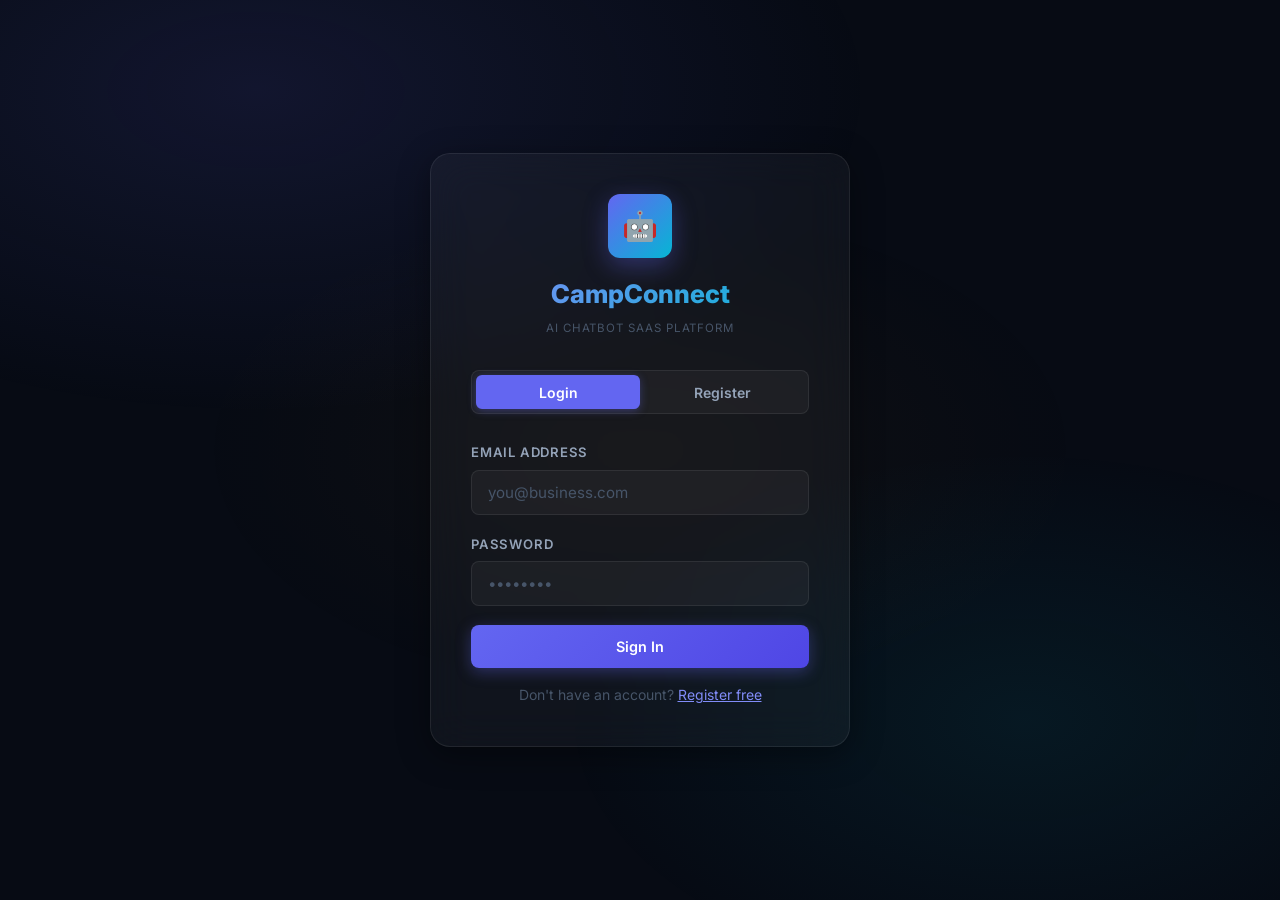
<file: static/dashboard.html>
<!DOCTYPE html>
<html lang="en">
<head>
  <meta charset="UTF-8" />
  <meta name="viewport" content="width=device-width, initial-scale=1.0" />
  <title>CampConnect — Dashboard</title>
  <meta name="description" content="CampConnect SaaS Admin Dashboard — manage documents and test your AI chatbot." />
  <link rel="stylesheet" href="/static/css/style.css" />
</head>
<body>

  <div id="toast-container"></div>

  <!-- ═══ SIDEBAR ═══ -->
  <aside class="sidebar">
    <div class="sidebar-logo">
      <div style="display:flex;align-items:center;gap:0.6rem;">
        <div style="width:36px;height:36px;background:linear-gradient(135deg,#6366f1,#06b6d4);border-radius:8px;display:flex;align-items:center;justify-content:center;font-size:1.1rem;flex-shrink:0;">🤖</div>
        <div>
          <div class="logo-text">CampConnect</div>
          <div class="logo-sub">SaaS Platform</div>
        </div>
      </div>
    </div>

    <nav class="sidebar-nav">
      <div class="section-title" style="font-size:0.68rem;padding:0 0.4rem;margin-bottom:0.5rem;">Navigation</div>

      <a class="nav-item active" id="nav-overview" onclick="showSection('overview')" href="#">
        <span class="nav-icon">📊</span> Overview
      </a>
      <a class="nav-item" id="nav-documents" onclick="showSection('documents')" href="#">
        <span class="nav-icon">📄</span> Documents
      </a>
      <a class="nav-item" id="nav-chat" onclick="showSection('chat')" href="#">
        <span class="nav-icon">💬</span> Test Chatbot
      </a>
      <a class="nav-item" id="nav-embed" onclick="showSection('embed')" href="#">
        <span class="nav-icon">🔗</span> Embed Widget
      </a>
    </nav>

    <div class="sidebar-footer">
      <div class="card" style="padding:0.9rem;margin-bottom:0.75rem;">
        <div class="text-xs text-muted mb-1" style="margin-bottom:0.25rem;">Logged in as</div>
        <div class="font-bold text-sm truncate" id="sidebar-business">—</div>
        <div class="text-xs text-muted truncate" id="sidebar-client-id" style="margin-top:0.1rem;font-family:'JetBrains Mono',monospace;"></div>
      </div>
      <button class="btn btn-ghost w-full" id="logout-btn" onclick="logout()" style="justify-content:center;">
        🚪 Sign Out
      </button>
    </div>
  </aside>

  <!-- ═══ MAIN CONTENT ═══ -->
  <main class="main-content">

    <!-- ── OVERVIEW SECTION ── -->
    <section id="section-overview">
      <div class="page-header">
        <h1 class="page-title">Dashboard Overview</h1>
        <p class="page-subtitle">Your AI chatbot platform at a glance</p>
      </div>

      <!-- Stats Grid -->
      <div class="stats-grid">
        <div class="card stat-card">
          <div class="stat-icon indigo">📄</div>
          <div>
            <div class="stat-value" id="stat-docs">—</div>
            <div class="stat-label">Documents Uploaded</div>
          </div>
        </div>
        <div class="card stat-card">
          <div class="stat-icon cyan">💬</div>
          <div>
            <div class="stat-value" id="stat-queries">—</div>
            <div class="stat-label">Total Queries Answered</div>
          </div>
        </div>
        <div class="card stat-card">
          <div class="stat-icon emerald">✅</div>
          <div>
            <div class="stat-value" id="stat-status">—</div>
            <div class="stat-label">Chatbot Status</div>
          </div>
        </div>
        <div class="card stat-card">
          <div class="stat-icon amber">🏢</div>
          <div>
            <div class="stat-value" id="stat-business-short">—</div>
            <div class="stat-label">Business Account</div>
          </div>
        </div>
      </div>

      <!-- Quick Actions -->
      <div class="content-grid">
        <div class="card">
          <div class="section-title">⚡ Quick Upload</div>
          <div class="upload-zone" id="quick-upload-zone">
            <input type="file" accept=".pdf" id="quick-file-input" onchange="quickUpload(this)" />
            <div class="upload-icon">📤</div>
            <div class="upload-text"><strong>Click or drag</strong> a PDF to upload</div>
            <div class="text-xs text-muted mt-1">Your document will be instantly embedded</div>
          </div>
          <div class="progress-bar hidden" id="quick-progress-bar">
            <div class="progress-fill" id="quick-progress-fill"></div>
          </div>
          <div id="quick-upload-status" class="text-sm text-muted mt-3"></div>
        </div>

        <div class="card">
          <div class="section-title">🧪 Quick Test</div>
          <p class="text-sm text-secondary" style="margin-bottom:1rem;">Ask a quick question to test your chatbot with the uploaded documents.</p>
          <div class="form-group">
            <input class="input" type="text" id="quick-question" placeholder="What topics are covered in the documents?" />
          </div>
          <button class="btn btn-primary" id="quick-ask-btn" onclick="quickAsk()" style="width:100%;justify-content:center;">
            🔍 Ask Question
          </button>
          <div id="quick-answer" class="card" style="margin-top:1rem;display:none;background:rgba(99,102,241,0.06);border-color:rgba(99,102,241,0.2);">
            <div class="text-sm" id="quick-answer-text"></div>
            <div class="text-xs text-muted mt-1" id="quick-answer-source"></div>
          </div>
        </div>
      </div>
    </section>

    <!-- ── DOCUMENTS SECTION ── -->
    <section id="section-documents" class="hidden">
      <div class="page-header flex justify-between items-center">
        <div>
          <h1 class="page-title">Documents</h1>
          <p class="page-subtitle">Manage your uploaded PDF knowledge base</p>
        </div>
        <button class="btn btn-primary" onclick="document.getElementById('doc-file-input').click()">
          ➕ Upload PDF
        </button>
        <input type="file" accept=".pdf" id="doc-file-input" class="hidden" onchange="uploadDocument(this)" />
      </div>

      <div class="card" style="margin-bottom:1.5rem;">
        <div class="section-title">📤 Upload New Document</div>
        <div class="upload-zone" id="doc-upload-zone">
          <input type="file" accept=".pdf" id="doc-upload-input" onchange="uploadDocument(this)" />
          <div class="upload-icon">📑</div>
          <div class="upload-text"><strong>Click or drag & drop</strong> PDF files here</div>
          <div class="text-xs text-muted mt-1">Supports single and multiple uploads</div>
        </div>
        <div class="progress-bar hidden" id="doc-progress-bar" style="margin-top:0.75rem;">
          <div class="progress-fill" id="doc-progress-fill"></div>
        </div>
        <div id="doc-upload-status" class="text-sm mt-3"></div>
      </div>

      <div class="card">
        <div class="section-title">📚 Uploaded Documents</div>
        <div id="doc-list">
          <div class="text-sm text-muted" style="text-align:center;padding:2rem;">Loading documents…</div>
        </div>
      </div>
    </section>

    <!-- ── CHAT SECTION ── -->
    <section id="section-chat" class="hidden">
      <div class="page-header">
        <h1 class="page-title">Test Your Chatbot</h1>
        <p class="page-subtitle">Chat with your AI in real-time using your uploaded documents</p>
      </div>

      <div class="card" style="max-width:760px;">
        <div class="flex justify-between items-center" style="margin-bottom:1rem;">
          <div class="section-title" style="margin:0;">💬 Live Chat</div>
          <button class="btn btn-ghost text-xs" onclick="clearChat()" style="padding:0.4rem 0.8rem;">🗑 Clear</button>
        </div>

        <div class="chat-container">
          <div class="chat-messages" id="chat-messages">
            <div class="chat-bubble bot">
              👋 Hi! I'm your AI assistant. Upload some documents and ask me anything about them!
            </div>
          </div>
          <div class="chat-input-row">
            <input class="input" type="text" id="chat-input" placeholder="Ask a question about your documents…"
              onkeydown="if(event.key==='Enter') sendMessage()" />
            <button class="btn btn-primary" id="send-btn" onclick="sendMessage()" style="padding:0.65rem 1.2rem;flex-shrink:0;">
              Send ➤
            </button>
          </div>
        </div>
      </div>
    </section>

    <!-- ── EMBED SECTION ── -->
    <section id="section-embed" class="hidden">
      <div class="page-header">
        <h1 class="page-title">Embed Widget</h1>
        <p class="page-subtitle">Copy this snippet to add the chatbot to any website</p>
      </div>

      <div class="content-grid">
        <div class="card">
          <div class="section-title">📋 Your Embed Code</div>
          <p class="text-sm text-secondary" style="margin-bottom:1rem;">
            Paste this single <code style="color:var(--primary-light);background:rgba(99,102,241,0.1);padding:1px 5px;border-radius:4px;">&lt;script&gt;</code> tag anywhere in your website's HTML — before the closing <code style="color:var(--primary-light);background:rgba(99,102,241,0.1);padding:1px 5px;border-radius:4px;">&lt;/body&gt;</code> tag.
          </p>
          <div id="embed-code-box" style="background:rgba(0,0,0,0.3);border:1px solid var(--glass-border);border-radius:var(--radius-sm);padding:1rem;font-family:'JetBrains Mono',monospace;font-size:0.8rem;color:#a5f3fc;word-break:break-all;white-space:pre-wrap;line-height:1.7;"></div>
          <button class="btn btn-primary mt-4" onclick="copyEmbedCode()" style="width:100%;justify-content:center;">
            📋 Copy to Clipboard
          </button>
        </div>

        <div class="card">
          <div class="section-title">🔍 Widget Preview</div>
          <p class="text-sm text-secondary" style="margin-bottom:1rem;">This is how the floating chat button will appear on your website:</p>
          <div style="background:rgba(255,255,255,0.03);border:1px solid var(--glass-border);border-radius:var(--radius-md);height:280px;position:relative;overflow:hidden;">
            <div style="position:absolute;bottom:1rem;right:1rem;">
              <div style="width:56px;height:56px;background:linear-gradient(135deg,#6366f1,#06b6d4);border-radius:50%;display:flex;align-items:center;justify-content:center;font-size:1.5rem;box-shadow:0 8px 25px rgba(99,102,241,0.5);cursor:pointer;animation:pulse 2s infinite;">💬</div>
            </div>
            <div style="position:absolute;bottom:5rem;right:1rem;width:260px;background:rgba(13,20,36,0.95);border:1px solid var(--glass-border);border-radius:var(--radius-md);padding:1rem;">
              <div style="font-size:0.8rem;font-weight:700;margin-bottom:0.5rem;color:var(--primary-light);">🤖 AI Assistant</div>
              <div style="font-size:0.75rem;color:var(--text-secondary);">Ask me anything about our products and services!</div>
            </div>
          </div>
          <p class="text-xs text-muted mt-3">
            The widget is fully responsive and works on mobile, tablet, and desktop.
          </p>
        </div>
      </div>
    </section>

  </main>

  <style>
    @keyframes pulse {
      0%,100% { box-shadow: 0 8px 25px rgba(99,102,241,0.5); }
      50%      { box-shadow: 0 8px 35px rgba(99,102,241,0.8); }
    }
  </style>

  <script src="/static/js/app.js"></script>
</body>
</html>
</file>
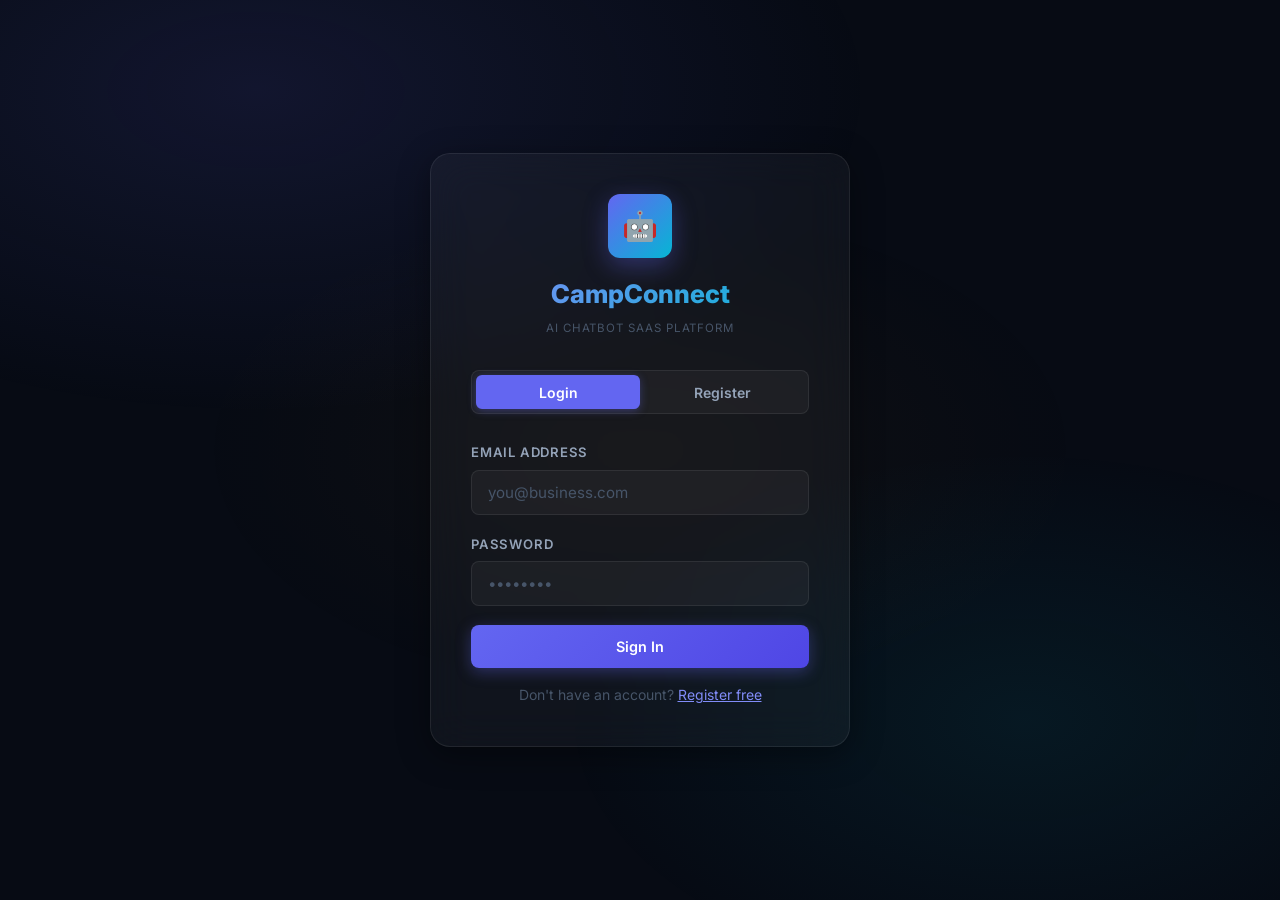
<file: static/login.html>
<!DOCTYPE html>
<html lang="en">
<head>
  <meta charset="UTF-8" />
  <meta name="viewport" content="width=device-width, initial-scale=1.0" />
  <title>CampConnect — Login</title>
  <meta name="description" content="CampConnect SaaS — AI-powered RAG chatbot platform for your business documents." />
  <link rel="stylesheet" href="/static/css/style.css" />
</head>
<body>
  <div id="toast-container"></div>

  <div class="login-page">
    <div class="card login-card glass">

      <!-- Logo -->
      <div class="login-logo">
        <div class="login-logo-icon">🤖</div>
        <div class="logo-text" style="font-size:1.6rem;">CampConnect</div>
        <div class="logo-sub" style="margin-top:0.3rem;">AI Chatbot SaaS Platform</div>
      </div>

      <!-- Tab Switcher -->
      <div class="tab-switcher" role="tablist">
        <button class="tab-btn active" id="tab-login" onclick="switchTab('login')" role="tab">Login</button>
        <button class="tab-btn" id="tab-register" onclick="switchTab('register')" role="tab">Register</button>
      </div>

      <!-- Login Form -->
      <form id="login-form" onsubmit="handleLogin(event)">
        <div class="form-group">
          <label class="label" for="login-email">Email Address</label>
          <input class="input" type="email" id="login-email" placeholder="you@business.com" required />
        </div>
        <div class="form-group">
          <label class="label" for="login-password">Password</label>
          <input class="input" type="password" id="login-password" placeholder="••••••••" required />
        </div>
        <button class="btn btn-primary w-full" type="submit" id="login-btn" style="justify-content:center;padding:0.8rem;">
          <span id="login-btn-text">Sign In</span>
          <span class="spinner hidden" id="login-spinner"></span>
        </button>
        <p class="text-sm text-muted" style="text-align:center;margin-top:1rem;">
          Don't have an account? <a href="#" onclick="switchTab('register')" style="color:var(--primary-light);">Register free</a>
        </p>
      </form>

      <!-- Register Form -->
      <form id="register-form" class="hidden" onsubmit="handleRegister(event)">
        <div class="form-group">
          <label class="label" for="reg-business">Business Name</label>
          <input class="input" type="text" id="reg-business" placeholder="Acme Corp" required />
        </div>
        <div class="form-group">
          <label class="label" for="reg-email">Email Address</label>
          <input class="input" type="email" id="reg-email" placeholder="you@business.com" required />
        </div>
        <div class="form-group">
          <label class="label" for="reg-password">Password</label>
          <input class="input" type="password" id="reg-password" placeholder="Min 6 characters" minlength="6" required />
        </div>
        <button class="btn btn-primary w-full" type="submit" id="reg-btn" style="justify-content:center;padding:0.8rem;">
          <span id="reg-btn-text">Create Account</span>
          <span class="spinner hidden" id="reg-spinner"></span>
        </button>
        <p class="text-sm text-muted" style="text-align:center;margin-top:1rem;">
          Already have an account? <a href="#" onclick="switchTab('login')" style="color:var(--primary-light);">Sign in</a>
        </p>
      </form>

    </div>
  </div>

  <script>
    const API = '';

    // Redirect to dashboard if already logged in
    if (localStorage.getItem('cc_token')) {
      window.location.href = '/static/dashboard.html';
    }

    function switchTab(tab) {
      const isLogin = tab === 'login';
      document.getElementById('tab-login').classList.toggle('active', isLogin);
      document.getElementById('tab-register').classList.toggle('active', !isLogin);
      document.getElementById('login-form').classList.toggle('hidden', !isLogin);
      document.getElementById('register-form').classList.toggle('hidden', isLogin);
    }

    function showToast(msg, type = 'info') {
      const c = document.getElementById('toast-container');
      const t = document.createElement('div');
      t.className = `toast ${type}`;
      const icons = { success: '✅', error: '❌', info: 'ℹ️' };
      t.innerHTML = `<span>${icons[type]}</span><span>${msg}</span>`;
      c.appendChild(t);
      setTimeout(() => t.remove(), 4000);
    }

    async function handleLogin(e) {
      e.preventDefault();
      const btn = document.getElementById('login-btn');
      const spinner = document.getElementById('login-spinner');
      const text = document.getElementById('login-btn-text');
      btn.disabled = true; spinner.classList.remove('hidden'); text.textContent = 'Signing in…';

      try {
        const res = await fetch(`${API}/auth/login`, {
          method: 'POST',
          headers: { 'Content-Type': 'application/json' },
          body: JSON.stringify({
            email: document.getElementById('login-email').value,
            password: document.getElementById('login-password').value,
          }),
        });
        const data = await res.json();
        if (!res.ok) throw new Error(data.detail || 'Login failed');

        localStorage.setItem('cc_token', data.access_token);
        localStorage.setItem('cc_client_id', data.client_id);
        localStorage.setItem('cc_business', data.business_name);
        showToast(`Welcome back, ${data.business_name}!`, 'success');
        setTimeout(() => window.location.href = '/static/dashboard.html', 800);
      } catch (err) {
        showToast(err.message, 'error');
        btn.disabled = false; spinner.classList.add('hidden'); text.textContent = 'Sign In';
      }
    }

    async function handleRegister(e) {
      e.preventDefault();
      const btn = document.getElementById('reg-btn');
      const spinner = document.getElementById('reg-spinner');
      const text = document.getElementById('reg-btn-text');
      btn.disabled = true; spinner.classList.remove('hidden'); text.textContent = 'Creating…';

      try {
        const res = await fetch(`${API}/auth/register`, {
          method: 'POST',
          headers: { 'Content-Type': 'application/json' },
          body: JSON.stringify({
            business_name: document.getElementById('reg-business').value,
            email: document.getElementById('reg-email').value,
            password: document.getElementById('reg-password').value,
          }),
        });
        const data = await res.json();
        if (!res.ok) throw new Error(data.detail || 'Registration failed');
        showToast('Account created! Please sign in.', 'success');
        setTimeout(() => switchTab('login'), 1000);
      } catch (err) {
        showToast(err.message, 'error');
      } finally {
        btn.disabled = false; spinner.classList.add('hidden'); text.textContent = 'Create Account';
      }
    }
  </script>
</body>
</html>
</file>
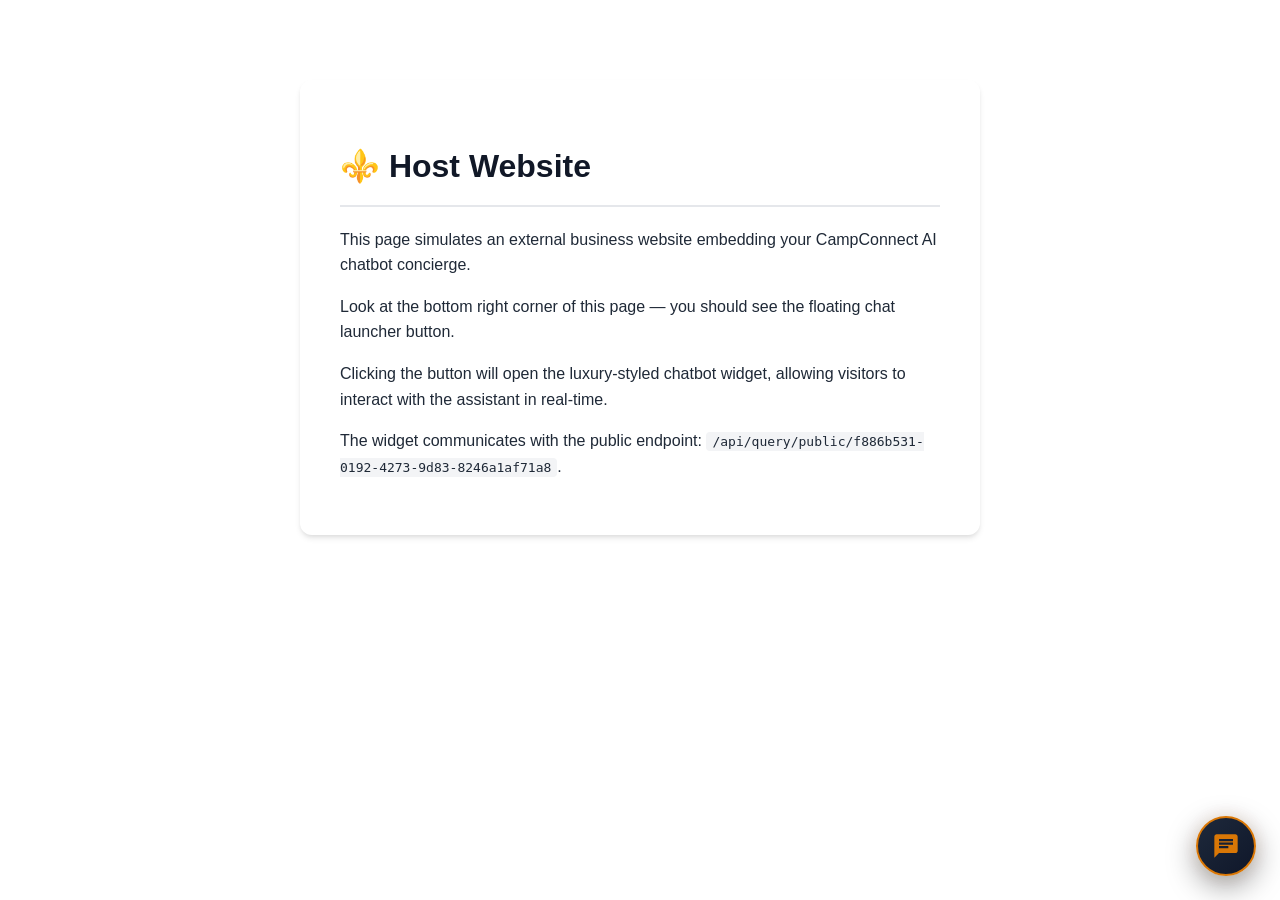
<file: static/widget_test.html>
<!DOCTYPE html>
<html lang="en">
<head>
  <meta charset="UTF-8">
  <meta name="viewport" content="width=device-width, initial-scale=1.0">
  <title>CampConnect Widget Test Page</title>
  <style>
    body {
      background-color: #f3f4f6;
      color: #1f2937;
      font-family: -apple-system, BlinkMacSystemFont, "Segoe UI", Roboto, sans-serif;
      padding: 40px;
      max-width: 600px;
      margin: 80px auto;
      line-height: 1.6;
      border-radius: 12px;
      box-shadow: 0 4px 6px -1px rgba(0,0,0,0.1), 0 2px 4px -1px rgba(0,0,0,0.06);
      background: white;
    }
    h1 {
      color: #111827;
      border-bottom: 2px solid #e5e7eb;
      padding-bottom: 12px;
      margin-bottom: 20px;
    }
    code {
      background: #f3f4f6;
      padding: 2px 6px;
      border-radius: 4px;
      font-family: monospace;
    }
  </style>
</head>
<body>
  <h1>⚜️ Host Website</h1>
  <p>This page simulates an external business website embedding your CampConnect AI chatbot concierge.</p>
  <p>Look at the bottom right corner of this page — you should see the floating chat launcher button.</p>
  <p>Clicking the button will open the luxury-styled chatbot widget, allowing visitors to interact with the assistant in real-time.</p>
  <p>The widget communicates with the public endpoint: <code>/api/query/public/f886b531-0192-4273-9d83-8246a1af71a8</code>.</p>

  <!-- Embed Code -->
  <script src="/static/widget.js" data-client-id="f886b531-0192-4273-9d83-8246a1af71a8" defer></script>
</body>
</html>
</file>
<file: static/css/style.css>
/* ═══════════════════════════════════════════════════════════════
   CampConnect SaaS — Premium Dark Dashboard Styles
   Design: Deep navy + electric indigo + glassmorphism
   ═══════════════════════════════════════════════════════════════ */

@import url('https://fonts.googleapis.com/css2?family=Inter:wght@300;400;500;600;700;800&family=JetBrains+Mono:wght@400;500&display=swap');

/* ── CSS Variables ───────────────────────────────────────────── */
:root {
  --bg-base:       #070b14;
  --bg-surface:    #0d1424;
  --bg-elevated:   #111827;
  --glass-bg:      rgba(255, 255, 255, 0.04);
  --glass-border:  rgba(255, 255, 255, 0.08);
  --glass-hover:   rgba(255, 255, 255, 0.07);

  --primary:       #6366f1;
  --primary-light: #818cf8;
  --primary-glow:  rgba(99, 102, 241, 0.35);
  --secondary:     #06b6d4;
  --accent:        #f59e0b;
  --success:       #10b981;
  --danger:        #ef4444;

  --text-primary:  #f1f5f9;
  --text-secondary:#94a3b8;
  --text-muted:    #475569;

  --radius-sm:     8px;
  --radius-md:     12px;
  --radius-lg:     20px;
  --radius-xl:     28px;

  --shadow-glow:   0 0 40px rgba(99, 102, 241, 0.2);
  --shadow-card:   0 8px 32px rgba(0, 0, 0, 0.4);
  --transition:    all 0.25s cubic-bezier(0.4, 0, 0.2, 1);
}

/* ── Reset & Base ────────────────────────────────────────────── */
*, *::before, *::after { box-sizing: border-box; margin: 0; padding: 0; }

html { scroll-behavior: smooth; }

body {
  font-family: 'Inter', system-ui, sans-serif;
  background: var(--bg-base);
  color: var(--text-primary);
  min-height: 100vh;
  overflow-x: hidden;
  line-height: 1.6;
}

/* ── Animated background mesh ────────────────────────────────── */
body::before {
  content: '';
  position: fixed;
  inset: 0;
  background:
    radial-gradient(ellipse 80% 60% at 20% 10%,  rgba(99,102,241,0.12) 0%, transparent 60%),
    radial-gradient(ellipse 60% 50% at 80% 80%,  rgba(6,182,212,0.08)  0%, transparent 60%),
    radial-gradient(ellipse 50% 40% at 50% 50%,  rgba(245,158,11,0.04) 0%, transparent 70%);
  pointer-events: none;
  z-index: 0;
}

/* ── Glassmorphism Card ──────────────────────────────────────── */
.glass {
  background: var(--glass-bg);
  border: 1px solid var(--glass-border);
  backdrop-filter: blur(20px);
  -webkit-backdrop-filter: blur(20px);
  border-radius: var(--radius-lg);
  transition: var(--transition);
}

.glass:hover { border-color: rgba(99,102,241,0.25); }

.card {
  background: var(--glass-bg);
  border: 1px solid var(--glass-border);
  border-radius: var(--radius-lg);
  padding: 1.5rem;
  transition: var(--transition);
  box-shadow: var(--shadow-card);
}

.card:hover {
  border-color: rgba(99,102,241,0.3);
  transform: translateY(-2px);
  box-shadow: var(--shadow-card), var(--shadow-glow);
}

/* ── Buttons ─────────────────────────────────────────────────── */
.btn {
  display: inline-flex;
  align-items: center;
  gap: 0.5rem;
  padding: 0.65rem 1.4rem;
  border-radius: var(--radius-sm);
  font-family: inherit;
  font-size: 0.9rem;
  font-weight: 600;
  cursor: pointer;
  border: none;
  transition: var(--transition);
  text-decoration: none;
  white-space: nowrap;
}

.btn-primary {
  background: linear-gradient(135deg, var(--primary), #4f46e5);
  color: #fff;
  box-shadow: 0 4px 15px var(--primary-glow);
}
.btn-primary:hover {
  transform: translateY(-2px);
  box-shadow: 0 8px 25px var(--primary-glow);
  filter: brightness(1.1);
}

.btn-ghost {
  background: var(--glass-bg);
  border: 1px solid var(--glass-border);
  color: var(--text-secondary);
}
.btn-ghost:hover {
  background: var(--glass-hover);
  color: var(--text-primary);
  border-color: rgba(99,102,241,0.4);
}

.btn-danger {
  background: rgba(239,68,68,0.15);
  border: 1px solid rgba(239,68,68,0.3);
  color: #f87171;
}
.btn-danger:hover {
  background: rgba(239,68,68,0.25);
  transform: translateY(-1px);
}

.btn:disabled {
  opacity: 0.5;
  cursor: not-allowed;
  transform: none !important;
}

/* ── Form Inputs ─────────────────────────────────────────────── */
.input {
  width: 100%;
  background: rgba(255,255,255,0.04);
  border: 1px solid var(--glass-border);
  border-radius: var(--radius-sm);
  padding: 0.75rem 1rem;
  color: var(--text-primary);
  font-family: inherit;
  font-size: 0.95rem;
  transition: var(--transition);
  outline: none;
}
.input::placeholder { color: var(--text-muted); }
.input:focus {
  border-color: var(--primary);
  background: rgba(99,102,241,0.06);
  box-shadow: 0 0 0 3px rgba(99,102,241,0.15);
}

.label {
  display: block;
  font-size: 0.82rem;
  font-weight: 600;
  color: var(--text-secondary);
  margin-bottom: 0.4rem;
  text-transform: uppercase;
  letter-spacing: 0.06em;
}

.form-group { margin-bottom: 1.2rem; }

/* ── Badge / Pill ────────────────────────────────────────────── */
.badge {
  display: inline-flex;
  align-items: center;
  gap: 0.3rem;
  padding: 0.2rem 0.7rem;
  border-radius: 999px;
  font-size: 0.75rem;
  font-weight: 600;
}
.badge-success { background: rgba(16,185,129,0.15); color: #34d399; border: 1px solid rgba(16,185,129,0.25); }
.badge-primary { background: rgba(99,102,241,0.15); color: var(--primary-light); border: 1px solid rgba(99,102,241,0.25); }
.badge-warning { background: rgba(245,158,11,0.15); color: #fbbf24; border: 1px solid rgba(245,158,11,0.25); }

/* ── Stat Card ───────────────────────────────────────────────── */
.stat-card {
  display: flex;
  align-items: center;
  gap: 1rem;
  padding: 1.4rem 1.6rem;
}

.stat-icon {
  width: 52px;
  height: 52px;
  border-radius: var(--radius-md);
  display: flex;
  align-items: center;
  justify-content: center;
  font-size: 1.5rem;
  flex-shrink: 0;
}

.stat-icon.indigo  { background: rgba(99,102,241,0.15); }
.stat-icon.cyan    { background: rgba(6,182,212,0.15); }
.stat-icon.amber   { background: rgba(245,158,11,0.15); }
.stat-icon.emerald { background: rgba(16,185,129,0.15); }

.stat-value {
  font-size: 1.9rem;
  font-weight: 800;
  line-height: 1;
  color: var(--text-primary);
}

.stat-label {
  font-size: 0.82rem;
  color: var(--text-secondary);
  margin-top: 0.2rem;
}

/* ── Sidebar ─────────────────────────────────────────────────── */
.sidebar {
  width: 260px;
  height: 100vh;
  position: fixed;
  top: 0;
  left: 0;
  background: rgba(13,20,36,0.9);
  border-right: 1px solid var(--glass-border);
  backdrop-filter: blur(24px);
  display: flex;
  flex-direction: column;
  z-index: 100;
}

.sidebar-logo {
  padding: 1.6rem 1.4rem 1.2rem;
  border-bottom: 1px solid var(--glass-border);
}

.logo-text {
  font-size: 1.3rem;
  font-weight: 800;
  background: linear-gradient(135deg, var(--primary-light), var(--secondary));
  -webkit-background-clip: text;
  -webkit-text-fill-color: transparent;
  background-clip: text;
}

.logo-sub {
  font-size: 0.72rem;
  color: var(--text-muted);
  margin-top: 0.1rem;
  letter-spacing: 0.08em;
  text-transform: uppercase;
}

.sidebar-nav {
  flex: 1;
  padding: 1rem 0.75rem;
  overflow-y: auto;
}

.nav-item {
  display: flex;
  align-items: center;
  gap: 0.75rem;
  padding: 0.7rem 0.9rem;
  border-radius: var(--radius-sm);
  color: var(--text-secondary);
  font-size: 0.9rem;
  font-weight: 500;
  cursor: pointer;
  transition: var(--transition);
  margin-bottom: 0.15rem;
  border: 1px solid transparent;
  text-decoration: none;
}

.nav-item:hover {
  background: var(--glass-hover);
  color: var(--text-primary);
}

.nav-item.active {
  background: rgba(99,102,241,0.15);
  color: var(--primary-light);
  border-color: rgba(99,102,241,0.25);
}

.nav-icon { font-size: 1.1rem; width: 20px; text-align: center; }

.sidebar-footer {
  padding: 1rem 0.75rem;
  border-top: 1px solid var(--glass-border);
}

/* ── Main Content Area ───────────────────────────────────────── */
.main-content {
  margin-left: 260px;
  min-height: 100vh;
  padding: 2rem;
  position: relative;
  z-index: 1;
}

.page-header {
  margin-bottom: 2rem;
}

.page-title {
  font-size: 1.7rem;
  font-weight: 800;
  color: var(--text-primary);
}

.page-subtitle {
  color: var(--text-secondary);
  font-size: 0.9rem;
  margin-top: 0.3rem;
}

/* ── Grid Layouts ────────────────────────────────────────────── */
.stats-grid {
  display: grid;
  grid-template-columns: repeat(auto-fit, minmax(220px, 1fr));
  gap: 1rem;
  margin-bottom: 2rem;
}

.content-grid {
  display: grid;
  grid-template-columns: 1fr 1fr;
  gap: 1.5rem;
}

@media (max-width: 900px) { .content-grid { grid-template-columns: 1fr; } }

/* ── Upload Zone ─────────────────────────────────────────────── */
.upload-zone {
  border: 2px dashed var(--glass-border);
  border-radius: var(--radius-md);
  padding: 2.5rem 1.5rem;
  text-align: center;
  cursor: pointer;
  transition: var(--transition);
  background: rgba(99,102,241,0.03);
  position: relative;
}

.upload-zone:hover,
.upload-zone.drag-over {
  border-color: var(--primary);
  background: rgba(99,102,241,0.08);
}

.upload-zone input[type="file"] {
  position: absolute;
  inset: 0;
  opacity: 0;
  cursor: pointer;
  width: 100%;
  height: 100%;
}

.upload-icon { font-size: 2.5rem; margin-bottom: 0.75rem; }
.upload-text { color: var(--text-secondary); font-size: 0.9rem; }
.upload-text strong { color: var(--primary-light); }

/* ── Progress Bar ────────────────────────────────────────────── */
.progress-bar {
  height: 4px;
  background: var(--glass-bg);
  border-radius: 999px;
  overflow: hidden;
  margin-top: 0.75rem;
}

.progress-fill {
  height: 100%;
  background: linear-gradient(90deg, var(--primary), var(--secondary));
  border-radius: 999px;
  transition: width 0.4s ease;
  width: 0%;
}

/* ── Chat Widget ─────────────────────────────────────────────── */
.chat-container {
  display: flex;
  flex-direction: column;
  height: 420px;
}

.chat-messages {
  flex: 1;
  overflow-y: auto;
  padding: 1rem;
  display: flex;
  flex-direction: column;
  gap: 0.75rem;
  scrollbar-width: thin;
  scrollbar-color: var(--glass-border) transparent;
}

.chat-bubble {
  max-width: 85%;
  padding: 0.75rem 1rem;
  border-radius: var(--radius-md);
  font-size: 0.875rem;
  line-height: 1.5;
  animation: bubbleIn 0.2s ease;
}

@keyframes bubbleIn {
  from { opacity: 0; transform: translateY(8px); }
  to   { opacity: 1; transform: translateY(0); }
}

.chat-bubble.user {
  background: linear-gradient(135deg, var(--primary), #4f46e5);
  color: #fff;
  align-self: flex-end;
  border-bottom-right-radius: 4px;
}

.chat-bubble.bot {
  background: var(--glass-bg);
  border: 1px solid var(--glass-border);
  color: var(--text-primary);
  align-self: flex-start;
  border-bottom-left-radius: 4px;
}

.chat-bubble.bot .source-tag {
  display: block;
  margin-top: 0.4rem;
  font-size: 0.72rem;
  color: var(--text-muted);
  font-family: 'JetBrains Mono', monospace;
}

.chat-input-row {
  display: flex;
  gap: 0.6rem;
  padding: 0.75rem;
  border-top: 1px solid var(--glass-border);
}

.chat-input-row .input { margin-bottom: 0; }

/* ── Document List ───────────────────────────────────────────── */
.doc-item {
  display: flex;
  align-items: center;
  gap: 0.75rem;
  padding: 0.75rem;
  border-radius: var(--radius-sm);
  background: rgba(255,255,255,0.03);
  border: 1px solid var(--glass-border);
  transition: var(--transition);
  margin-bottom: 0.5rem;
}
.doc-item:hover { background: var(--glass-hover); border-color: rgba(99,102,241,0.2); }
.doc-icon { font-size: 1.4rem; }
.doc-name { font-size: 0.875rem; font-weight: 500; color: var(--text-primary); flex: 1; word-break: break-all; }
.doc-meta { font-size: 0.75rem; color: var(--text-muted); margin-top: 0.1rem; }

/* ── Spinner / Loading ───────────────────────────────────────── */
.spinner {
  width: 18px;
  height: 18px;
  border: 2px solid rgba(255,255,255,0.2);
  border-top-color: #fff;
  border-radius: 50%;
  animation: spin 0.7s linear infinite;
  display: inline-block;
}

@keyframes spin { to { transform: rotate(360deg); } }

/* ── Typing dots (bot thinking) ──────────────────────────────── */
.typing-dots span {
  display: inline-block;
  width: 6px;
  height: 6px;
  border-radius: 50%;
  background: var(--text-muted);
  margin: 0 2px;
  animation: dotBounce 1.2s infinite;
}
.typing-dots span:nth-child(2) { animation-delay: 0.2s; }
.typing-dots span:nth-child(3) { animation-delay: 0.4s; }

@keyframes dotBounce {
  0%, 80%, 100% { transform: translateY(0); }
  40%           { transform: translateY(-6px); }
}

/* ── Toast Notifications ─────────────────────────────────────── */
#toast-container {
  position: fixed;
  bottom: 1.5rem;
  right: 1.5rem;
  z-index: 9999;
  display: flex;
  flex-direction: column;
  gap: 0.5rem;
}

.toast {
  padding: 0.85rem 1.2rem;
  border-radius: var(--radius-sm);
  font-size: 0.875rem;
  font-weight: 500;
  backdrop-filter: blur(20px);
  animation: toastIn 0.3s ease;
  min-width: 260px;
  display: flex;
  align-items: center;
  gap: 0.6rem;
  box-shadow: var(--shadow-card);
}

.toast.success { background: rgba(16,185,129,0.85); color: #fff; border: 1px solid rgba(16,185,129,0.5); }
.toast.error   { background: rgba(239,68,68,0.85);  color: #fff; border: 1px solid rgba(239,68,68,0.5); }
.toast.info    { background: rgba(99,102,241,0.85); color: #fff; border: 1px solid rgba(99,102,241,0.5); }

@keyframes toastIn {
  from { opacity: 0; transform: translateX(20px); }
  to   { opacity: 1; transform: translateX(0); }
}

/* ── Divider ─────────────────────────────────────────────────── */
.divider {
  height: 1px;
  background: var(--glass-border);
  margin: 1.25rem 0;
}

/* ── Section Title ───────────────────────────────────────────── */
.section-title {
  font-size: 0.82rem;
  font-weight: 700;
  text-transform: uppercase;
  letter-spacing: 0.08em;
  color: var(--text-muted);
  margin-bottom: 1rem;
  display: flex;
  align-items: center;
  gap: 0.5rem;
}

.section-title::after {
  content: '';
  flex: 1;
  height: 1px;
  background: var(--glass-border);
}

/* ── Login Page ──────────────────────────────────────────────── */
.login-page {
  min-height: 100vh;
  display: flex;
  align-items: center;
  justify-content: center;
  padding: 2rem;
}

.login-card {
  width: 100%;
  max-width: 420px;
  padding: 2.5rem;
}

.login-logo { text-align: center; margin-bottom: 2rem; }
.login-logo-icon {
  width: 64px;
  height: 64px;
  background: linear-gradient(135deg, var(--primary), var(--secondary));
  border-radius: var(--radius-md);
  display: flex;
  align-items: center;
  justify-content: center;
  font-size: 1.8rem;
  margin: 0 auto 1rem;
  box-shadow: 0 8px 25px var(--primary-glow);
}

.tab-switcher {
  display: flex;
  background: rgba(255,255,255,0.04);
  border: 1px solid var(--glass-border);
  border-radius: var(--radius-sm);
  padding: 4px;
  margin-bottom: 1.75rem;
}

.tab-btn {
  flex: 1;
  padding: 0.55rem;
  border: none;
  background: transparent;
  color: var(--text-secondary);
  font-family: inherit;
  font-size: 0.875rem;
  font-weight: 600;
  border-radius: 6px;
  cursor: pointer;
  transition: var(--transition);
}

.tab-btn.active {
  background: var(--primary);
  color: #fff;
  box-shadow: 0 2px 8px var(--primary-glow);
}

/* ── Scrollbar ───────────────────────────────────────────────── */
::-webkit-scrollbar { width: 6px; }
::-webkit-scrollbar-track { background: transparent; }
::-webkit-scrollbar-thumb { background: var(--glass-border); border-radius: 99px; }
::-webkit-scrollbar-thumb:hover { background: var(--text-muted); }

/* ── Utility ─────────────────────────────────────────────────── */
.hidden   { display: none !important; }
.flex     { display: flex; }
.items-center { align-items: center; }
.justify-between { justify-content: space-between; }
.gap-2    { gap: 0.5rem; }
.gap-3    { gap: 0.75rem; }
.mt-1     { margin-top: 0.25rem; }
.mt-3     { margin-top: 0.75rem; }
.mt-4     { margin-top: 1rem; }
.mb-4     { margin-bottom: 1rem; }
.w-full   { width: 100%; }
.text-sm  { font-size: 0.875rem; }
.text-xs  { font-size: 0.75rem; }
.text-muted { color: var(--text-muted); }
.text-secondary { color: var(--text-secondary); }
.font-bold { font-weight: 700; }
.truncate { overflow: hidden; text-overflow: ellipsis; white-space: nowrap; }
</file>
